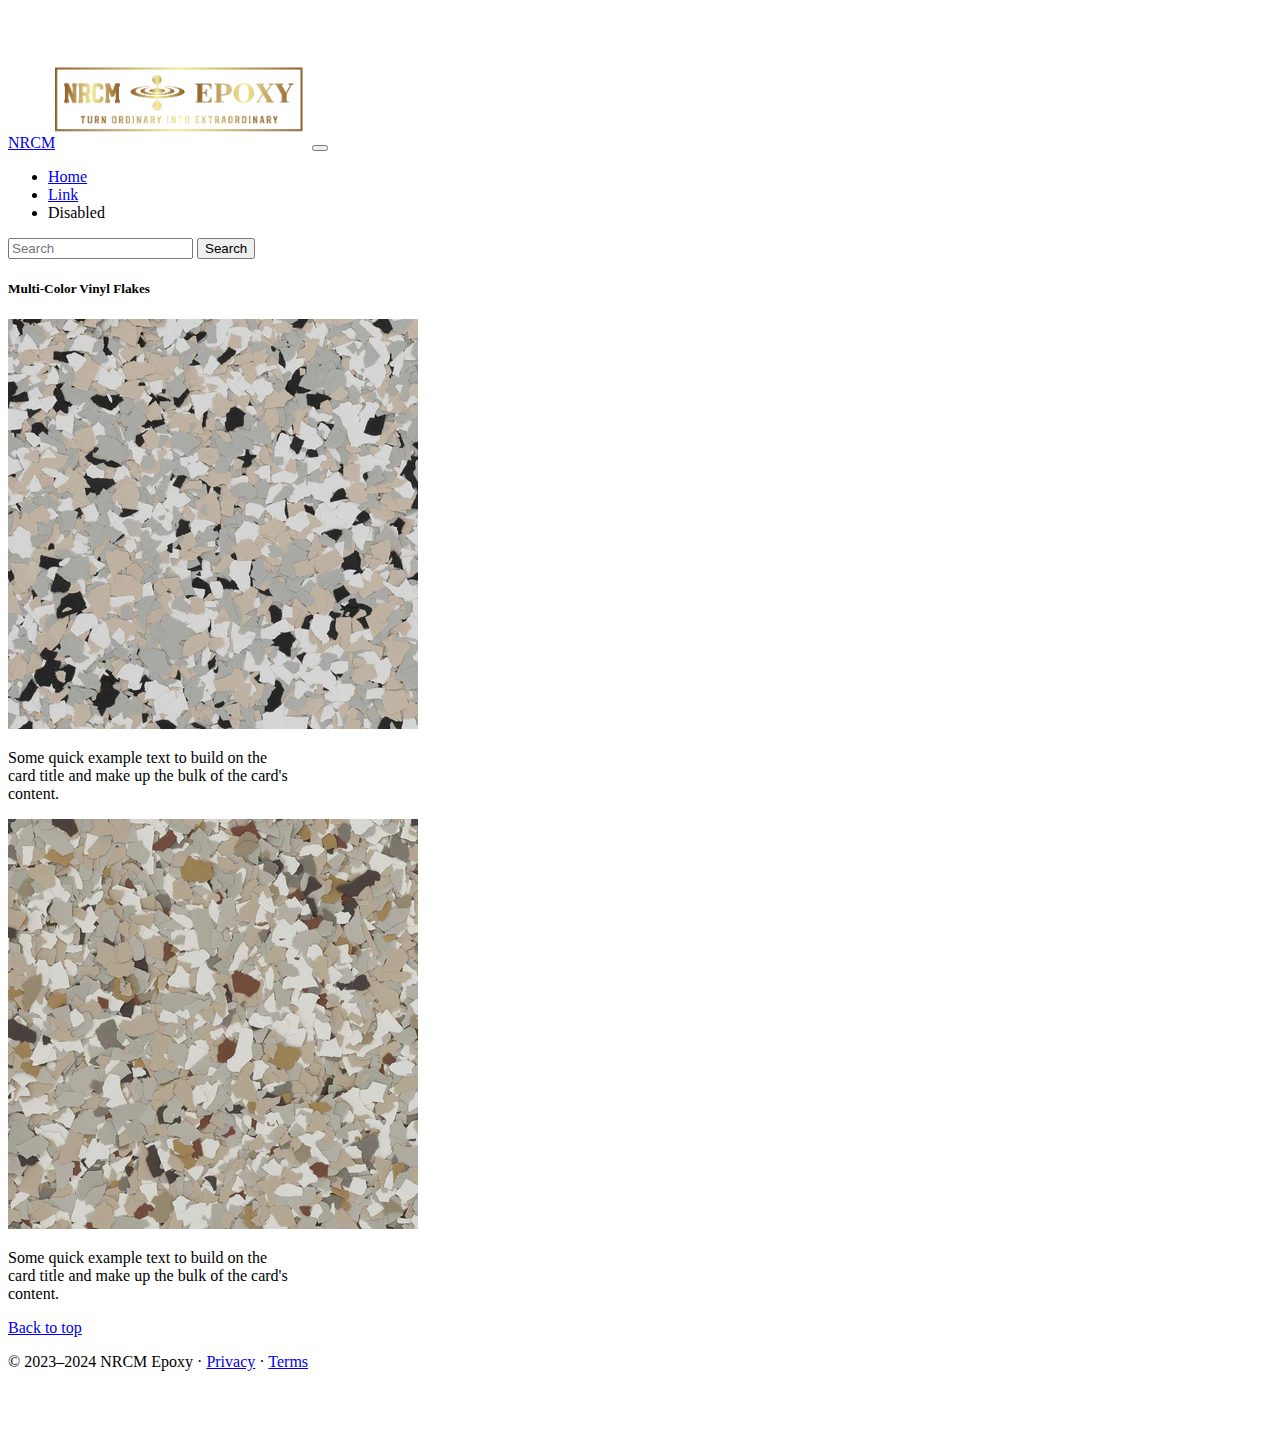
<file: flakes.html>
<!doctype html>
<html lang="en">
  <head>
    <meta charset="utf-8">
    <meta name="viewport" content="width=device-width, initial-scale=1">
    <title>NRCM Epoxy Flakes</title>
    <link href="https://cdn.jsdelivr.net/npm/bootstrap@5.3.2/dist/css/bootstrap.min.css" rel="stylesheet" integrity="sha384-T3c6CoIi6uLrA9TneNEoa7RxnatzjcDSCmG1MXxSR1GAsXEV/Dwwykc2MPK8M2HN" crossorigin="anonymous">
    <link href="carousel.css" rel="stylesheet" >
  </head>
  <body>

<header data-bs-theme="dark">
  <nav class="navbar navbar-expand-md navbar-dark fixed-top bg-dark" margin="20px">
    <div class="container-fluid">
      <a class="navbar-brand"  display="inline-block" height="1rem" href="#">NRCM<img src="NRCMEpoxyLogo.png"  display="inline-block"  width = "20%"></a>
      <button class="navbar-toggler" type="button" data-bs-toggle="collapse" data-bs-target="#navbarCollapse" aria-controls="navbarCollapse" aria-expanded="false" aria-label="Toggle navigation">
        <span class="navbar-toggler-icon"></span>
      </button>
      <div class="collapse navbar-collapse" id="navbarCollapse">
        <ul class="navbar-nav me-auto mb-2 mb-md-0">
          <li class="nav-item">
            <a class="nav-link active" aria-current="page" href="#">Home</a>
          </li>
          <li class="nav-item">
            <a class="nav-link" href="#">Link</a>
          </li>
          <li class="nav-item">
            <a class="nav-link disabled" aria-disabled="true">Disabled</a>
          </li>
        </ul>
        <form class="d-flex" role="search">
          <input class="form-control me-2" type="search" placeholder="Search" aria-label="Search">
          <button class="btn btn-outline-success" type="submit">Search</button>
        </form>
      </div>
    </div>
  </nav>
</header>
<main class="container" margin="20px">
  <div class="card" style>
    <h5 class="card-header">Multi-Color Vinyl Flakes</h5>
    <div class="card-body">
      <div class="row">
        <div class="col-sm-6 mb-3 mb-sm-0">
          <div class="card" style="width: 18rem;">
            <img src="images/vinylFlakes/Multi-color/cabinfever1_4.webp" class="card-img-top" alt="...">
            <div class="card-body">
              <p class="card-text">Some quick example text to build on the card title and make up the bulk of the card's content.</p>
            </div>
          </div>
        </div>
        <div class="col-sm-6">
          <div class="card" style="width: 18rem;">
            <img src="images/vinylFlakes/Multi-color/creekbed1_4.webp" class="card-img-top" alt="...">
            <div class="card-body">
              <p class="card-text">Some quick example text to build on the card title and make up the bulk of the card's content.</p>
            </div>
          </div>      
        </div>
      </div>
      
      
    </div>
  </div>
</main>
<footer class="container">
  <p class="float-end"><a href="#">Back to top</a></p>
  <p>&copy; 2023–2024 NRCM Epoxy &middot; <a href="#">Privacy</a> &middot; <a href="#">Terms</a></p>
</footer>
</main>
<script src="https://cdn.jsdelivr.net/npm/bootstrap@5.3.2/dist/js/bootstrap.bundle.min.js" integrity="sha384-C6RzsynM9kWDrMNeT87bh95OGNyZPhcTNXj1NW7RuBCsyN/o0jlpcV8Qyq46cDfL" crossorigin="anonymous"></script>
</body>
</html>
</file>
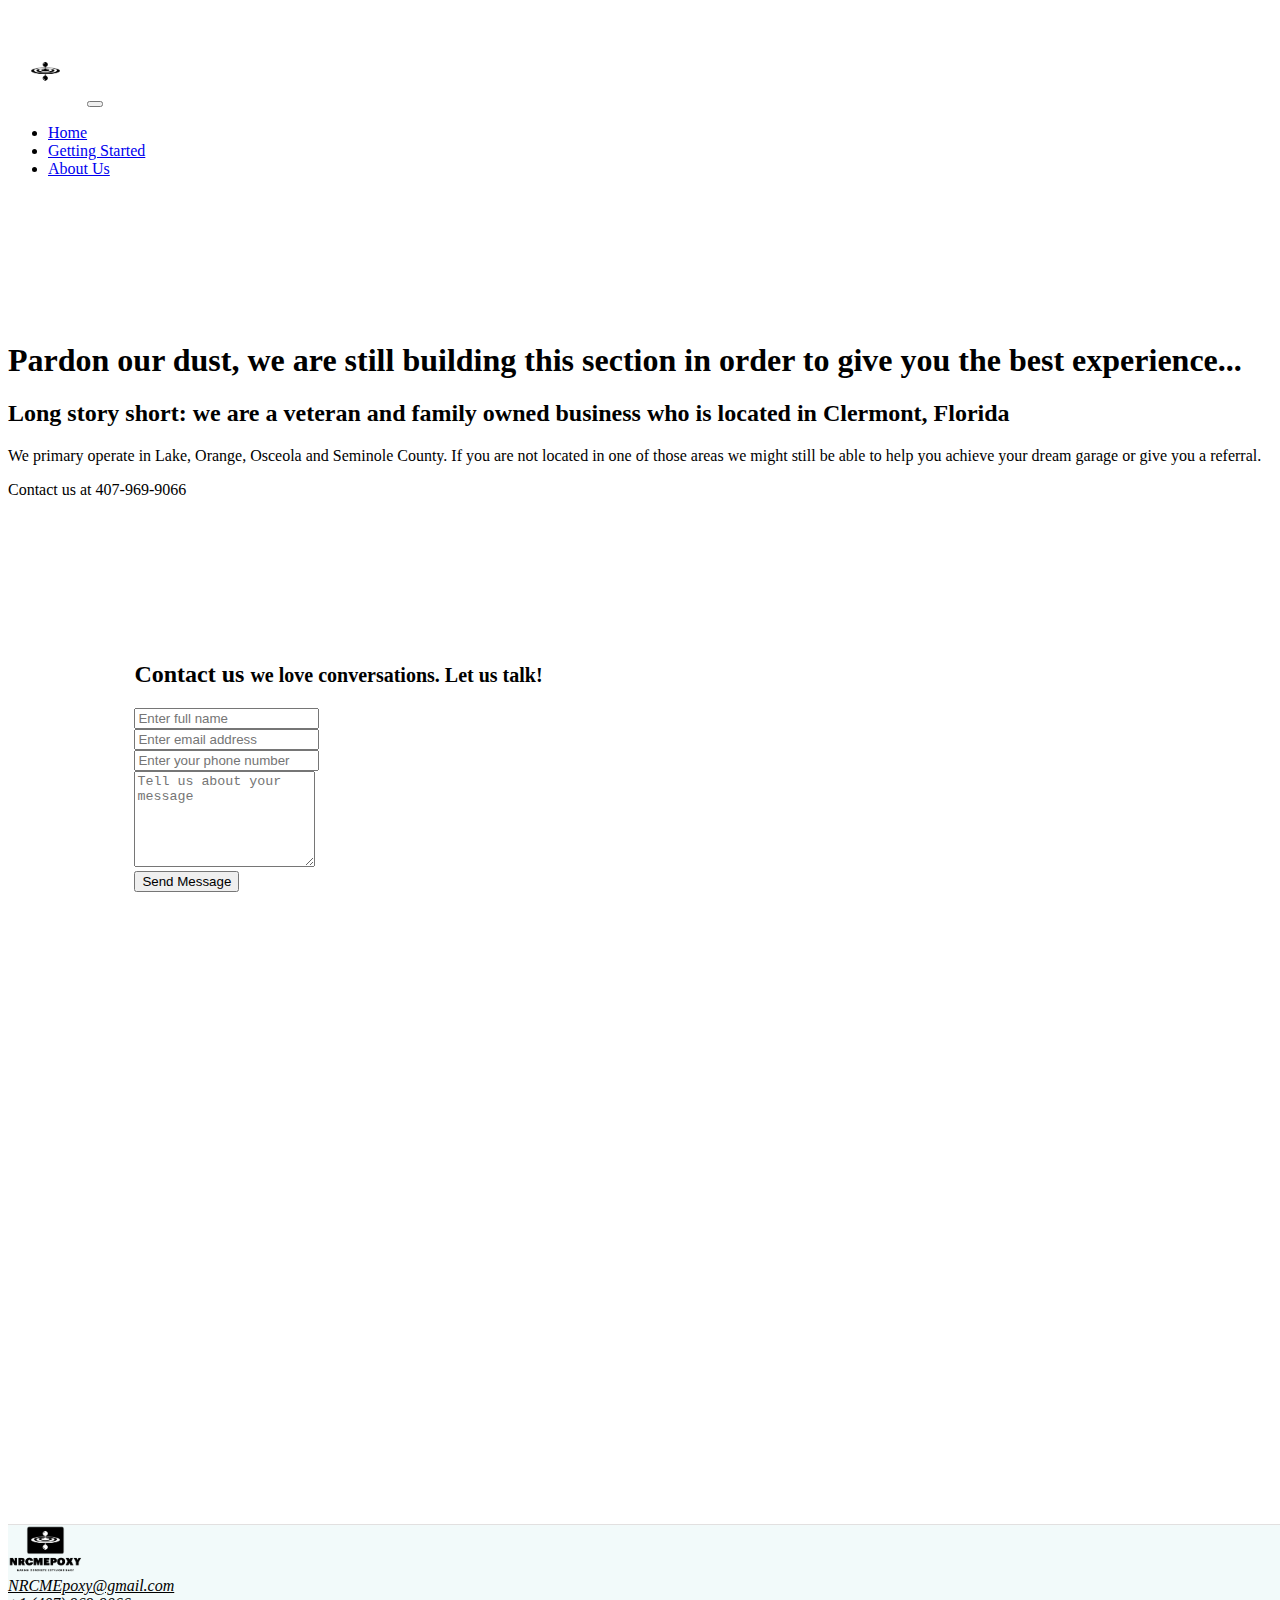
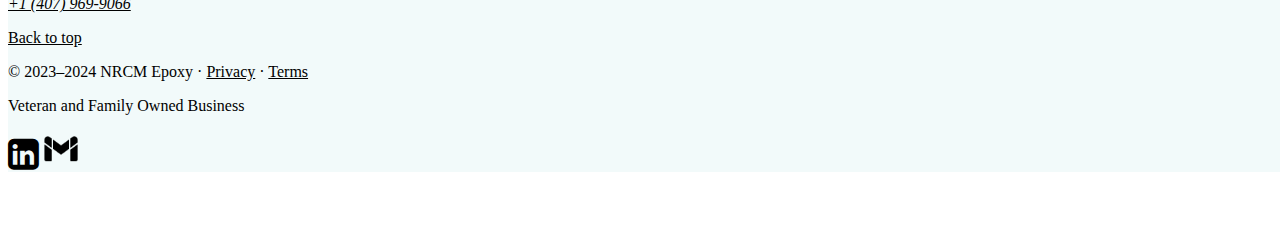
<file: website/aboutus.html>
<!doctype html>
<html lang="en">
  <head>
    <meta charset="utf-8">
    <meta name="viewport" content="width=device-width, initial-scale=1">
    <title>NRCM Epoxy About Us</title>
    <link href="https://cdn.jsdelivr.net/npm/bootstrap@5.3.2/dist/css/bootstrap.min.css" rel="stylesheet" integrity="sha384-T3c6CoIi6uLrA9TneNEoa7RxnatzjcDSCmG1MXxSR1GAsXEV/Dwwykc2MPK8M2HN" crossorigin="anonymous">
    <link href="carousel.css" rel="stylesheet" >
    <link rel="stylesheet" href="https://cdnjs.cloudflare.com/ajax/libs/font-awesome/4.7.0/css/font-awesome.min.css">
    <script language="JavaScript" type="text/javascript" src="https://ajax.googleapis.com/ajax/libs/jquery/3.3.1/jquery.min.js" ></script>
	<script>
		function submitToAPI(e) {
            e.preventDefault();
            var URL = "https://0li5syjyqf.execute-api.us-east-1.amazonaws.com/Prod/contact_us";

            var name = $("#name-input").val();
            var email = $("#email-input").val();
            var message = $("#message-input").val();
            var phone = $("#phone-input").val();
            var data = {
               name : name,
               email : email,
               message : message,
               phone : phone
             };

            $.ajax({
              type: "POST",
              url : URL,
              dataType: "json",
              crossDomain: "true",
              contentType: "application/json; charset=utf-8",
              data: JSON.stringify(data),

              
              success: function () {
                // clear form and show a success message
                alert("Thanks for contacting us, we will get back to you soon");
                document.getElementById("contact-form").reset();
            location.reload();
              },
              error: function () {
                // show an error message
                alert("UnSuccessful");
              }});
          }
	</script>
  </head>
  <body>

<header data-bs-theme="dark">
</header>

<main style="padding-top:10%">
 <h1>Pardon our dust, we are still building this section in order to give you the best experience...</h1>
    <h2>Long story short: we are a veteran and family owned business who is located in Clermont, Florida</h2>
        <p>We primary operate in Lake, Orange, Osceola and Seminole County. If you are not located in one of those areas we might still be able to help you achieve your dream garage or give you a referral.</p>
        <p>Contact us at <bold>407-969-9066</bold></p>

        <div style="padding-top: 10%; padding-left: 10%; padding-bottom: 50%">
          <form action="" method="post" id = "contact-form">
            <div class="section-title">
              <h2>Contact us <small>we love conversations. Let us talk!</small></h2>
            </div>
      
            <div>
              <input type="text" id="name-input" placeholder="Enter full name" name="name" required="">
              <br>
      
              <input type="email" id="email-input" placeholder="Enter email address" name="email" required="">
              <br>
              <input type="phone" id="phone-input" placeholder="Enter your phone number" name="phone" required="">
              <br>
              <textarea id="message-input" rows="6" placeholder="Tell us about your message" name="message" required=""></textarea>
              <br>
            </div>
      
            <div>
              <input type="submit" onClick="submitToAPI(event)" name="send message" value="Send Message">
            </div>
      
          </form>
        </div>
      
    


</main>
<footer class="container">
</footer>
<!-- /.container -->
<script src="navbar.js"></script>
<script src="footer.js"></script>
<script src="https://cdn.jsdelivr.net/npm/bootstrap@5.3.2/dist/js/bootstrap.bundle.min.js" integrity="sha384-C6RzsynM9kWDrMNeT87bh95OGNyZPhcTNXj1NW7RuBCsyN/o0jlpcV8Qyq46cDfL" crossorigin="anonymous"></script>
  </body>
</html>
</file>
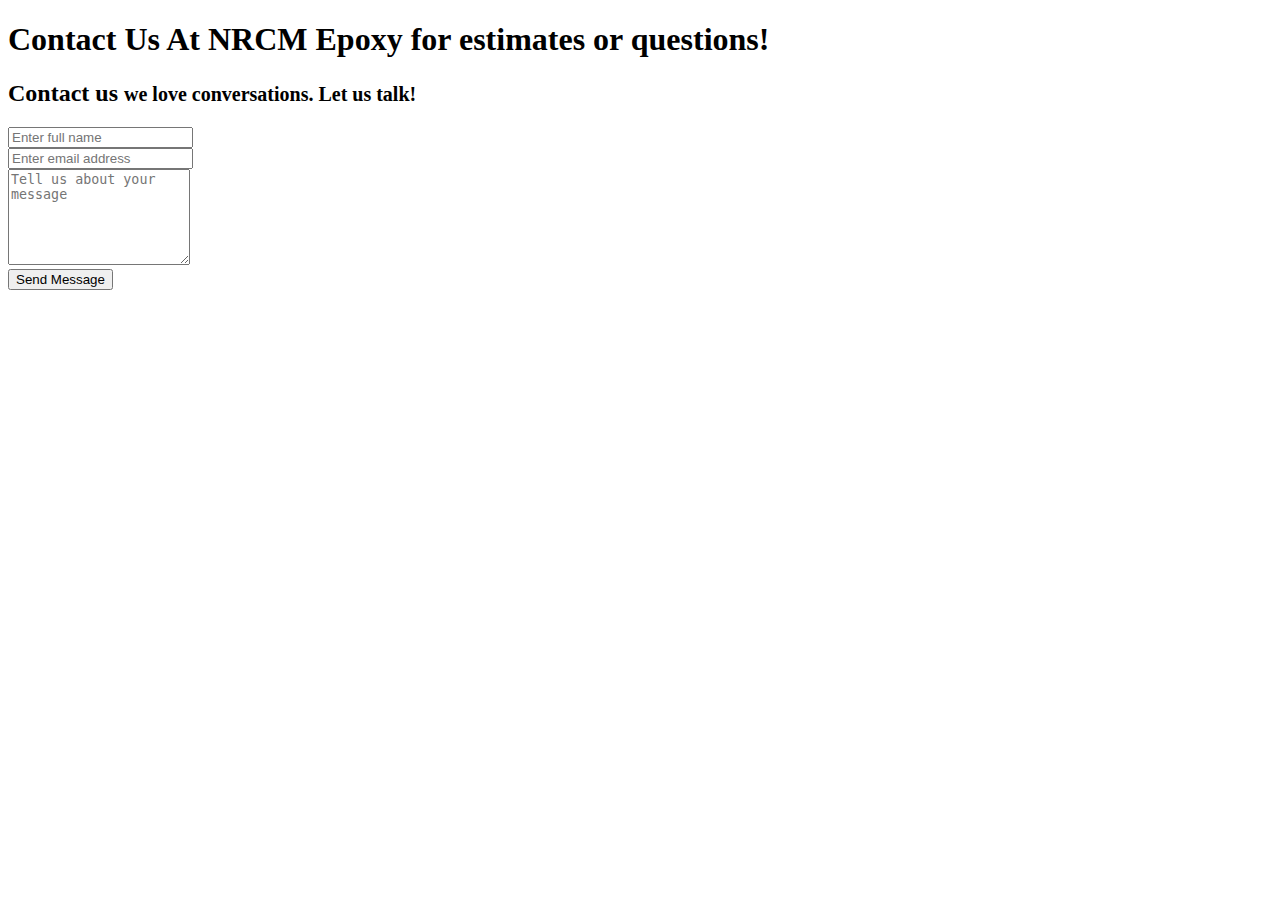
<file: website/form.html>
<!DOCTYPE html>
<html>
<head>
	<title>NRCM Epoxy Contact Us</title>
    <script language="JavaScript" type="text/javascript" src="https://ajax.googleapis.com/ajax/libs/jquery/3.3.1/jquery.min.js" ></script>
	<script>
		function submitToAPI(e) {
            e.preventDefault();
            var URL = "https://0li5syjyqf.execute-api.us-east-1.amazonaws.com/Prod/contact_us";

            var name = $("#name-input").val();
            var email = $("#email-input").val();
            var message = $("#message-input").val();
            var data = {
               name : name,
               email : email,
               message : message,
               phone : "4074564376"
             };

            $.ajax({
              type: "POST",
              url : URL,
              dataType: "json",
              crossDomain: "true",
              contentType: "application/json; charset=utf-8",
              data: JSON.stringify(data),

              
              success: function () {
                // clear form and show a success message
                alert("Thanks for contacting us, we will get back to you soon");
                document.getElementById("contact-form").reset();
            location.reload();
              },
              error: function () {
                // show an error message
                alert("UnSuccessfull");
              }});
          }
	</script>

</head>
<body>

	<h1>Contact Us At NRCM Epoxy for estimates or questions!</h1>
	<div>
		<form action="" method="post">
			<div class="section-title">
				<h2>Contact us <small>we love conversations. Let us talk!</small></h2>
			</div>

			<div>
				<input type="text" id="name-input" placeholder="Enter full name" name="name" required="">
				<br>

				<input type="email" id="email-input" placeholder="Enter email address" name="email" required="">
				<br>

				<textarea id="message-input" rows="6" placeholder="Tell us about your message" name="message" required=""></textarea>
				<br>
			</div>

			<div>
				<input type="submit" onClick="submitToAPI(event)" name="send message" value="Send Message">
			</div>

		</form>
	</div>
</body>
</html>
</file>
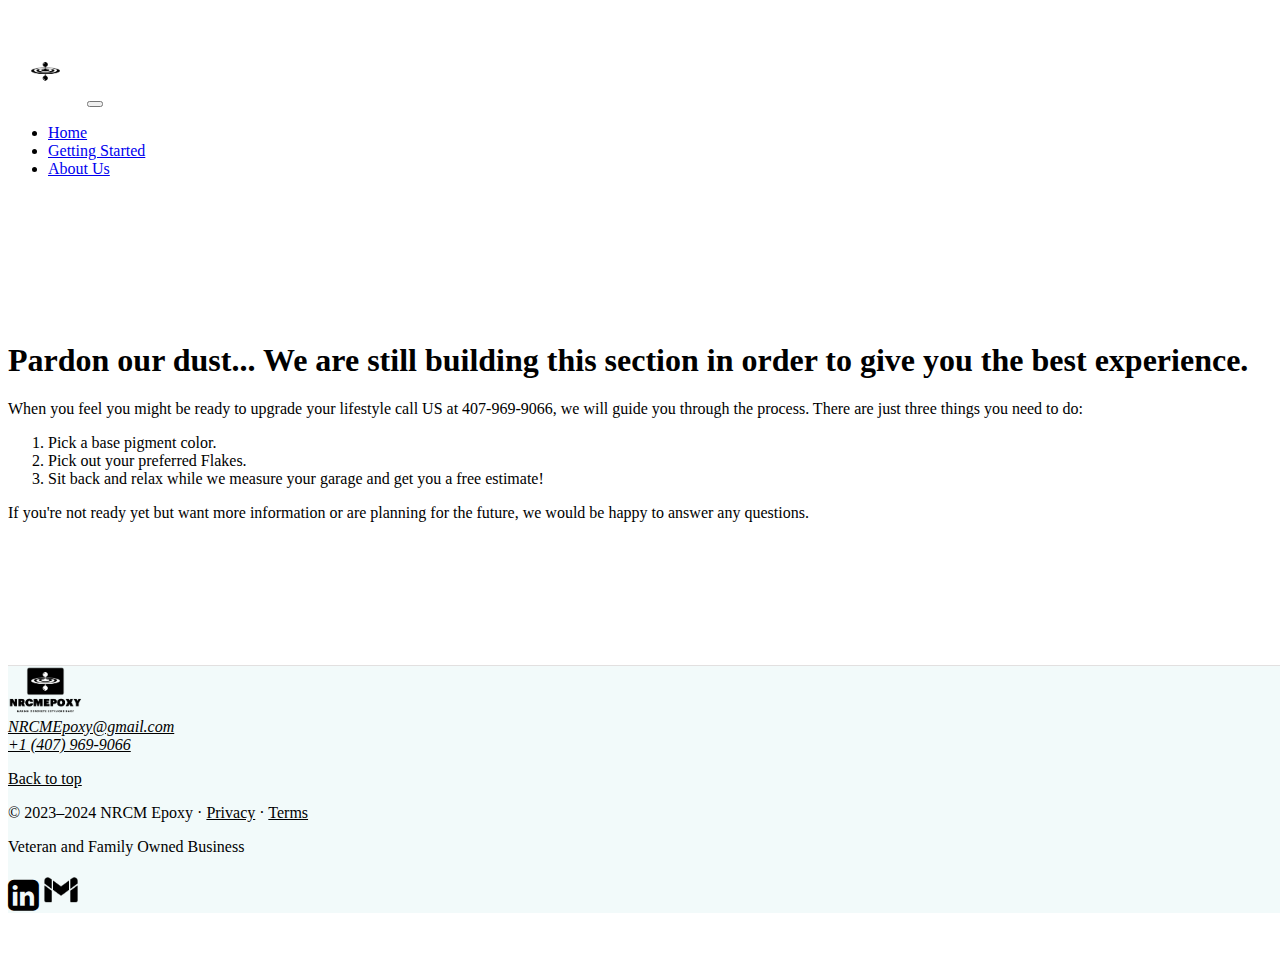
<file: website/getstarted.html>
<!doctype html>
<html lang="en">
  <head>
    <meta charset="utf-8">
    <meta name="viewport" content="width=device-width, initial-scale=1">
    <title>NRCM Epoxy</title>
    <link href="https://cdn.jsdelivr.net/npm/bootstrap@5.3.2/dist/css/bootstrap.min.css" rel="stylesheet" integrity="sha384-T3c6CoIi6uLrA9TneNEoa7RxnatzjcDSCmG1MXxSR1GAsXEV/Dwwykc2MPK8M2HN" crossorigin="anonymous">
    <link href="carousel.css" rel="stylesheet" >
    <link rel="stylesheet" href="https://cdnjs.cloudflare.com/ajax/libs/font-awesome/4.7.0/css/font-awesome.min.css">
  </head>
  <body>

<header data-bs-theme="dark">
</header>

<main  style="padding-top:10%; padding-bottom:10%">
 <h1>Pardon our dust... We are still building this section in order to give you the best experience.</h1>
    <p>When you feel you might be ready to upgrade your lifestyle call US at 407-969-9066, we will guide you through the process. There are just three things you need to do:
        <ol>
            <li>Pick a base pigment color.</li>
            <li>Pick out your preferred Flakes.</li>
            <li>Sit back and relax while we measure your garage and get you a free estimate!</li>
        </ol>
    </p>
    <p>
        If you're not ready yet but want more information or are planning for the future, we would be happy to answer any questions.
    </p>
  



  
    


    <!-- /END THE FEATURETTES -->
    
 
  <!-- FOOTER -->
  
</main>
<footer class="container">
</footer>
<!-- /.container -->
<script src="navbar.js"></script>
<script src="carousel.js"></script>
<script src="featurettes.js"></script>
<script src="marketing.js"></script>
<script src="footer.js"></script>
<script src="https://cdn.jsdelivr.net/npm/bootstrap@5.3.2/dist/js/bootstrap.bundle.min.js" integrity="sha384-C6RzsynM9kWDrMNeT87bh95OGNyZPhcTNXj1NW7RuBCsyN/o0jlpcV8Qyq46cDfL" crossorigin="anonymous"></script>
  </body>
</html>
</file>
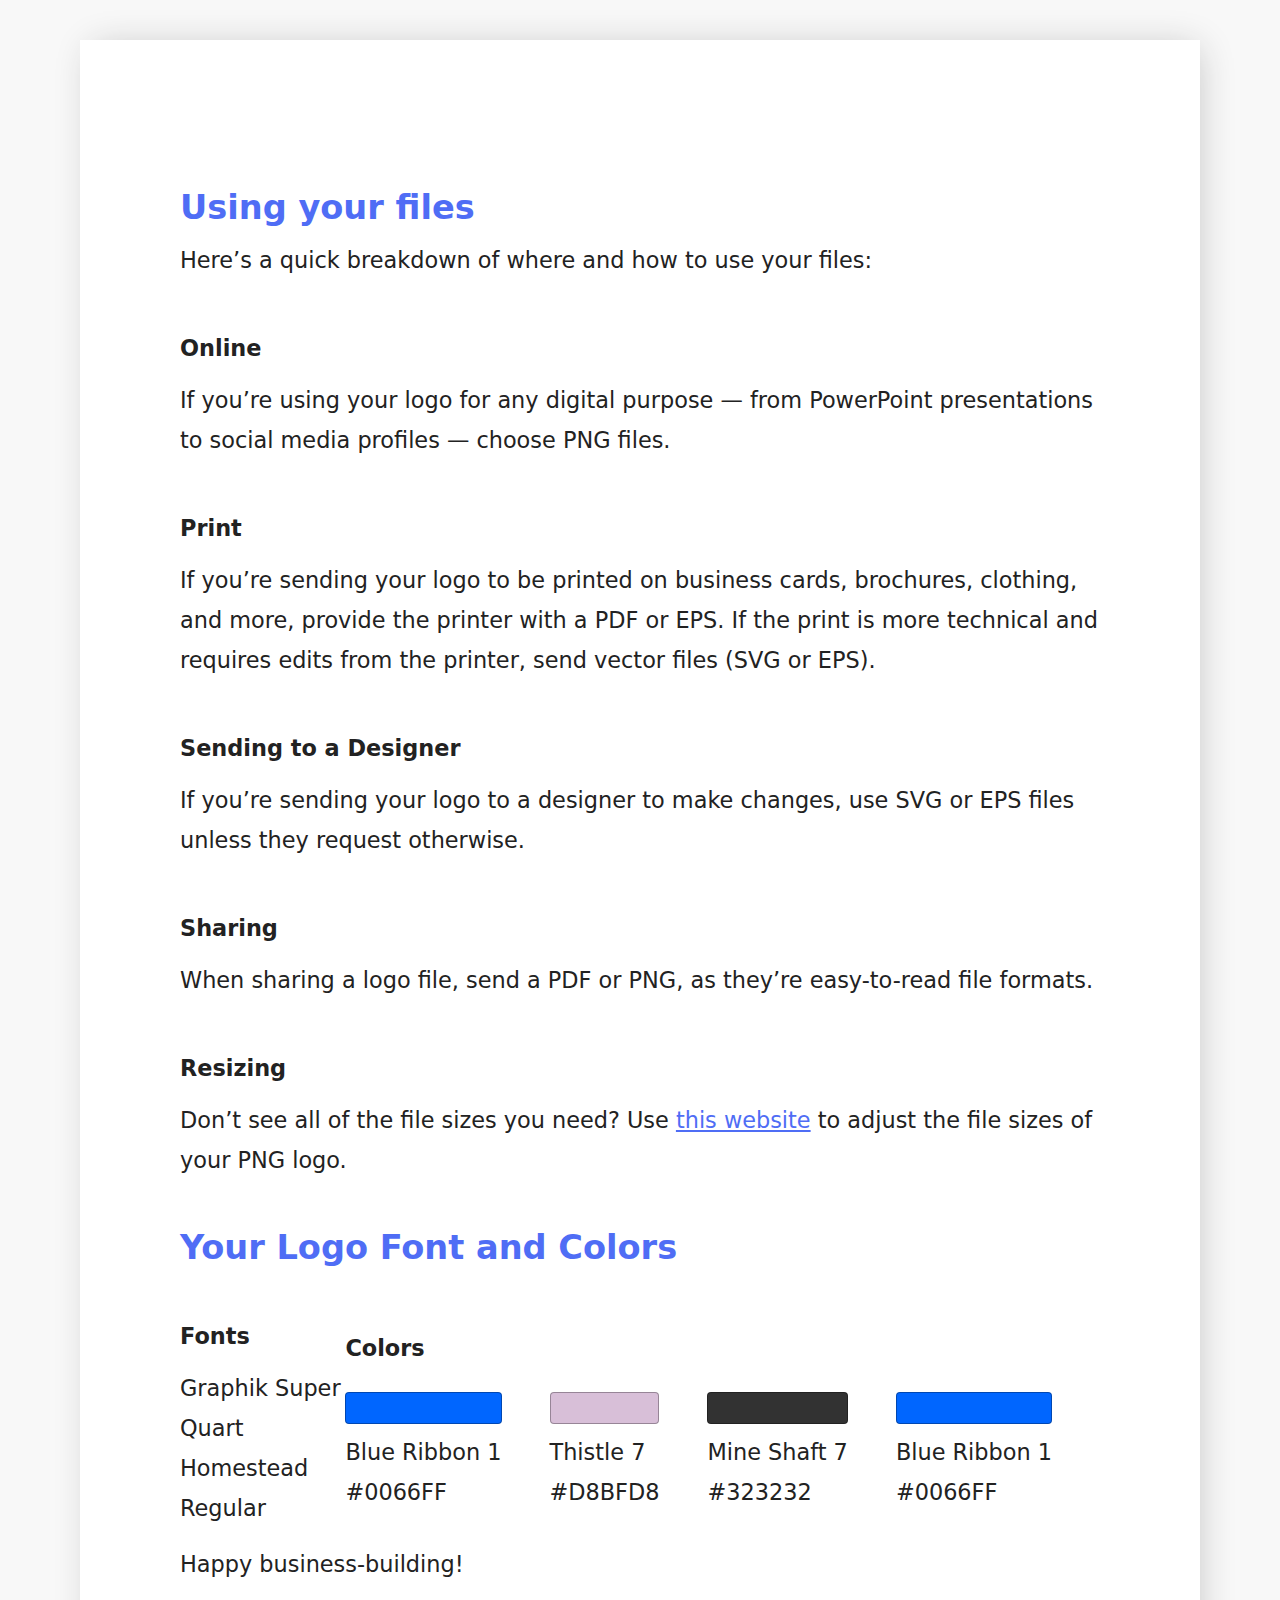
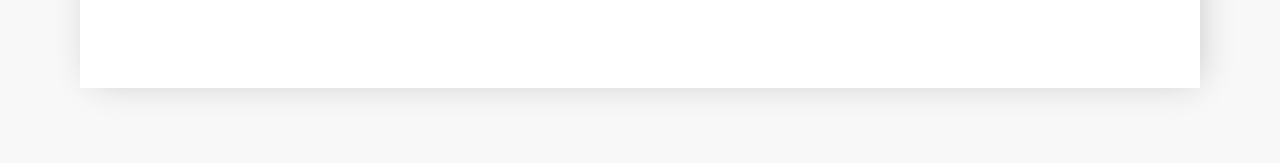
<file: website/images/getting_started_guide.html>
<!DOCTYPE html/>
<html>

<head>
    <meta charset="utf-8">
    <title>
        Congratulations on your custom logo!
    </title>
    <meta name="viewport" content="width=device-width, initial-scale=1">
    <style>
        @font-face {
            font-family: "Avenir W01";
            src:
                url("https://s3.ca-central-1.amazonaws.com/logojoy/dist/fonts/57bf7902-79ee-4b31-a327-1bbf59a3d155.eot?#iefix") format("eot"),
                url("https://s3.ca-central-1.amazonaws.com/logojoy/dist/fonts/b290e775-e0f9-4980-914b-a4c32a5e3e36.woff2") format("woff2"),
                url("https://s3.ca-central-1.amazonaws.com/logojoy/dist/fonts/4b978f72-bb48-46c3-909a-2a8cd2f8819c.woff") format("woff"),
                url("https://s3.ca-central-1.amazonaws.com/logojoy/dist/fonts/9bdf0737-f98c-477a-9365-ffc41b9d1285.ttf") format("truetype"),
                url("https://s3.ca-central-1.amazonaws.com/logojoy/dist/fonts/15281d0d-e3c2-46e1-94db-cb681e00bfaa.svg#15281d0d-e3c2-46e1-94db-cb681e00bfaa") format("svg");
            font-weight: 400;
            font-style: normal;
        }

        * {
            box-sizing: border-box;
        }

        body {
            background-color: #f8f8f8;
            font-family: "Avenir W01", sans;
            font-size: 1.4rem;
            line-height: 2.5rem;
            color: #222;
            margin: 0;
        }

        article {
            width: 100%;
            max-width: 70rem;
            padding: 100px;
            margin: 40px auto  75px;
            background-color: #fff;
            box-shadow: #c0c0c0 5px 0px 35px -8px;
        }
        h1, h2, h3 {
            margin-top: 3rem;
            margin-bottom: 0;
        }
        h3 {
            font-size: 1.4rem;
        }
        p {
            margin-top: .75rem;
            margin-bottom: .25rem;
        }
        hr {
            margin: 2rem auto;
            height: 3px;
            background-color: #f0f0f0;
            border: 0;
        }
        svg {
            width: 10em;
            height: auto;
            margin: 0 auto 40px;
            display: block;
        }
        h2 {
            color: #4f6df5;
        }
        a {
            color: #4f6df5;
        }
        .fonts_colors {
            display: flex;
            justify-content: center;
            align-items: center;
        }
        .fonts_colors > div {
            flex:1 1 50%;
        }

        .font {
            display: block;
        }

        .swatch {
            border: 1px solid rgba(0,0,0,.3);
            border-radius: 4px;
            height: 2rem;
            width: 100%;
            display: block;
            margin-bottom: .5rem;
        }
        .colors_list {
            display: flex;
        }
        .color {
            margin: 1.5rem 3rem .5rem 0;
        }
        .color span {
            white-space: nowrap;
            display: block;
        }

    </style>


</head>

<body>
    <article>
        <h2>
            Using your files
        </h2>
        <p>
            Here’s a quick breakdown of where and how to use your files:
        </p>
        <h3>
            Online
        </h3>
        <p>
            If you’re using your logo for any digital purpose — from PowerPoint presentations to social media profiles
            — choose
            PNG files.
        </p>
        <h3>
            Print
        </h3>
        <p>
            If you’re sending your logo to be printed on business cards, brochures, clothing, and more, provide the
            printer with a PDF or EPS. If the print is more technical and requires edits from the
            printer, send vector files (SVG or EPS).
        </p>

        <h3>
            Sending to a Designer
        </h3>
        <p>
            If you’re sending your logo to a designer to make changes, use SVG or EPS files unless
            they request otherwise.
        </p>

        <h3>
            Sharing
        </h3>
        <p>
            When sharing a logo file, send a PDF or PNG, as they’re easy-to-read file formats.
        </p>

        <h3>
            Resizing
        </h3>
        <p>
            Don’t see all of the file sizes you need? Use <a href="http://resizeimage.net/" target="_blank">this website</a> to adjust the file sizes of your PNG logo.
        </p>

        <h2>
            Your Logo Font and Colors
        </h2>
        <section class="fonts_colors">
            <div>
                <h3>Fonts</h3>
                <p class="font_list">
                    <span class="font">Graphik Super</span><span class="font">Quart</span><span class="font">Homestead Regular</span>
                </p>
            </div>
            <div>
                <h3>Colors</h3>
                <div class="colors_list">
                    
<div class="color">
	<span class="swatch" style="background-color: 0066FF"></span>
	<span class="name">Blue Ribbon 1</span>
	<span class="hex">#0066FF</span>
</div>

<div class="color">
	<span class="swatch" style="background-color: D8BFD8"></span>
	<span class="name">Thistle 7</span>
	<span class="hex">#D8BFD8</span>
</div>

<div class="color">
	<span class="swatch" style="background-color: 323232"></span>
	<span class="name">Mine Shaft 7</span>
	<span class="hex">#323232</span>
</div>

<div class="color">
	<span class="swatch" style="background-color: 0066FF"></span>
	<span class="name">Blue Ribbon 1</span>
	<span class="hex">#0066FF</span>
</div>

                </div>
            </div>
        </section>
        <p>
            Happy business-building!
        </p>
    </article>
</body>

</html>
</file>
<file: carousel.css>
/* GLOBAL STYLES
-------------------------------------------------- */
/* Padding below the footer and lighter body text */

body {
  padding-top: 3rem;
  padding-bottom: 3rem;
  color: rgb(var(--bs-tertiary-color-rgb));
}


/* CUSTOMIZE THE CAROUSEL
-------------------------------------------------- */

/* Carousel base class */
.carousel {
  margin-bottom: 4rem;
}
/* Since positioning the image, we need to help out the caption */
.carousel-caption {
  bottom: 3rem;
  z-index: 10;
}

/* Declare heights because of positioning of img element */
.carousel-item {
  height: 32rem;
}


/* MARKETING CONTENT
-------------------------------------------------- */

/* Center align the text within the three columns below the carousel */
.marketing .col-lg-4 {
  margin-bottom: 1.5rem;
  text-align: center;
}
/* rtl:begin:ignore */
.marketing .col-lg-4 p {
  margin-right: .75rem;
  margin-left: .75rem;
}
/* rtl:end:ignore */


/* Featurettes
------------------------- */

.featurette-divider {
  margin: 5rem 0; /* Space out the Bootstrap <hr> more */
}

/* Thin out the marketing headings */
/* rtl:begin:remove */
.featurette-heading {
  letter-spacing: -.05rem;
}

/* rtl:end:remove */

/* RESPONSIVE CSS
-------------------------------------------------- */

@media (min-width: 40em) {
  /* Bump up size of carousel content */
  .carousel-caption p {
    margin-bottom: 1.25rem;
    font-size: 1.25rem;
    line-height: 1.4;
  }

  .featurette-heading {
    font-size: 50px;
  }
}

@media (min-width: 62em) {
  .featurette-heading {
    margin-top: 7rem;
  }
}
</file>
<file: website/carousel.css>
/* GLOBAL STYLES
-------------------------------------------------- */
/* Padding below the footer and lighter body text */

body {
  padding-top: 3rem;
  padding-bottom: 3rem;
  color: rgb(var(--bs-tertiary-color-rgb));
}

.popup{
  color:white;
}


/* CUSTOMIZE THE CAROUSEL
-------------------------------------------------- */
.carousel-item{
  width: 100%;
  height: 100%;
  background-color: rgba(0, 0, 0, 0.3);
}
/* Carousel base class */
.carousel {
  margin-bottom: 4rem;
}
/* Since positioning the image, we need to help out the caption */
.carousel-caption {
  bottom: 3rem;
  z-index: 10;
  color: white;
  font-weight:bold;  
  
}

/* Declare heights because of positioning of img element */
.carousel-item {
  height: 32rem;
    
}


/* MARKETING CONTENT
-------------------------------------------------- */

/* Center align the text within the three columns below the carousel */
.marketing .col-lg-4 {
  margin-bottom: 1.5rem;
  text-align: center;
}
/* rtl:begin:ignore */
.marketing .col-lg-4 p {
  margin-right: .75rem;
  margin-left: .75rem;
}
/* rtl:end:ignore */


/* Featurettes
------------------------- */

.featurette-divider {
  margin: 5rem 0; /* Space out the Bootstrap <hr> more */
}

/* Thin out the marketing headings */
/* rtl:begin:remove */
.featurette-heading {
  letter-spacing: -.05rem;
}

/* rtl:end:remove */
main {
  min-height: calc(100vh-58px-20px);
}
footer {
  
  background-color: rgb(242, 250, 250);
  border-top: 1px solid rgb(226, 224, 224);
  width: 100vmax;
}

footer a {
  color: black;
}

/* RESPONSIVE CSS
-------------------------------------------------- */

@media (min-width: 40em) {
  /* Bump up size of carousel content */
  .carousel-caption p {
    margin-bottom: 1.25rem;
    font-size: 1.25rem;
    line-height: 1.4;
  }

  .featurette-heading {
    font-size: 50px;
  }
}

@media (min-width: 62em) {
  .featurette-heading {
    margin-top: 7rem;
  }
}
</file>
